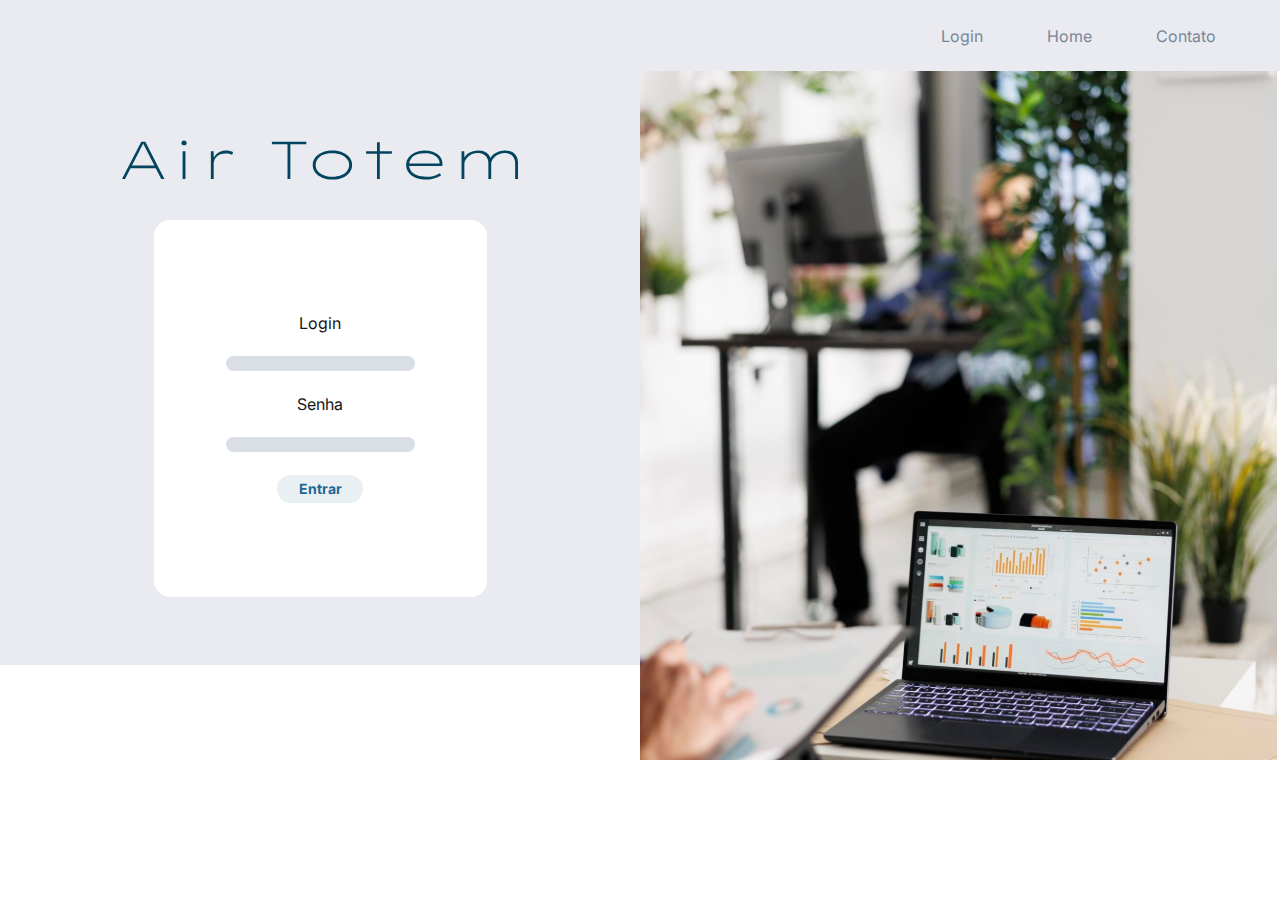
<file: HTML/TelaLogin.html>
<!DOCTYPE html>
<html lang="en">
<head>
    <meta charset="UTF-8">
    <meta name="viewport" content="width=device-width, initial-scale=1.0">
    <title>Air totem</title>
    <link rel="stylesheet" href="../CSS/login.css">
    <link rel="preconnect" href="https://fonts.googleapis.com">
    <link rel="preconnect" href="https://fonts.gstatic.com" crossorigin>
    <link href="https://fonts.googleapis.com/css2?family=Inter:wght@100..900&display=swap" rel="stylesheet">
    <link rel="icon" href="image-removebg-preview.png">
</head>
<body>
    <div class="header">
        <div class="container">
            <!-- <a href=""><img src="image-removebg-preview.png" alt=""></a> -->
            <div class="navbar">
                <ul>
                    <li class="navbarLogin"><a href="">Login</a></li>
                    <li class="navbarHome"><a href="">Home</a></li>
                    <li class="navbarContato"><a href="">Contato</a></li>
                </ul>
            </div>
        </div>
    </div>

    <div class="containerMid">

        <div class="side1">
            <img src="../Images/title.svg" alt="">
            <div class="container-boxLogin">
                <div class="entradas">
                <p class="textLogin">
                    Login
                </p>
                <input type="text" name="" id="id_inputLogin" class="inputLogin">
                <p class="textLogin">Senha</p>
                <input type="text" name="" id="id_inputPassword" class="inputLogin">
                <button onclick="entrar()" class="buttonLogin">Entrar</button>
            </div>
            

            </div>

        </div>
        
        <img src="../Images/fotoTela.svg" class="fotoTela" alt="">
       
    </div>
</body>
</html>
</file>
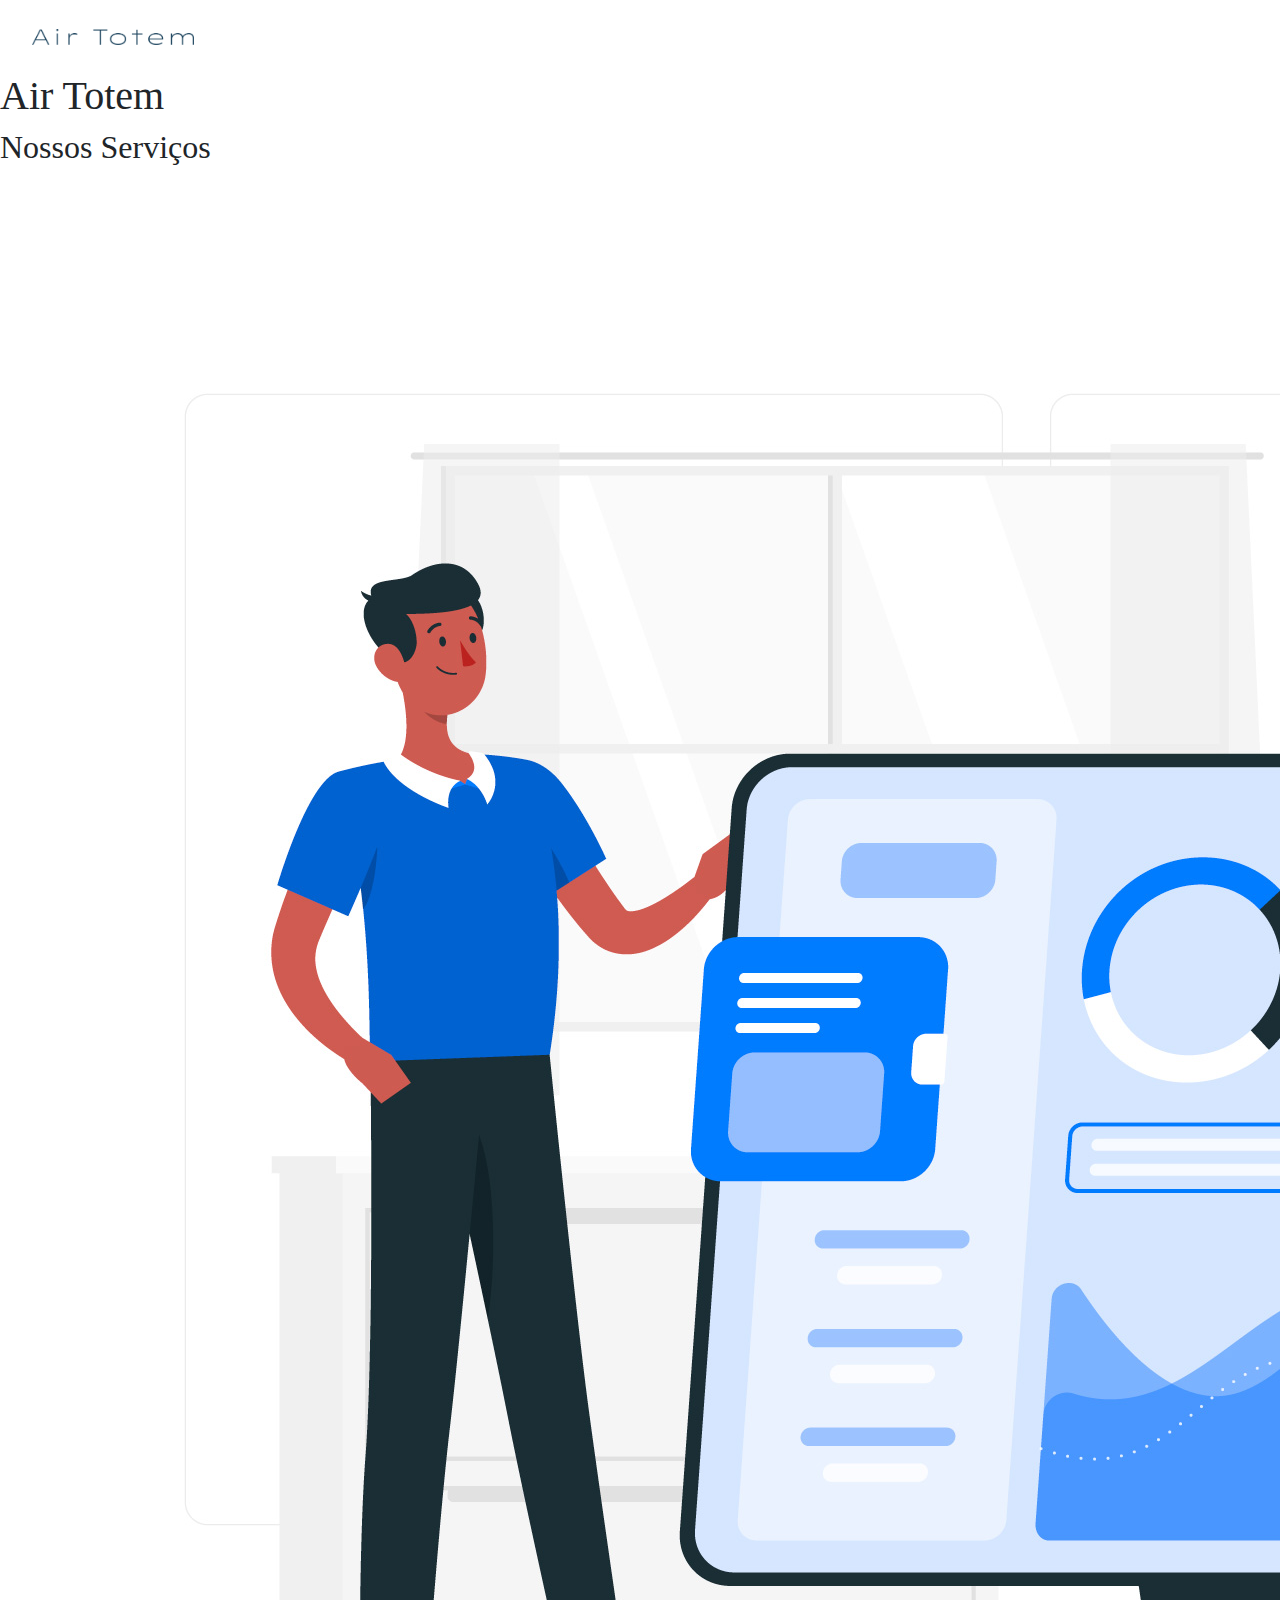
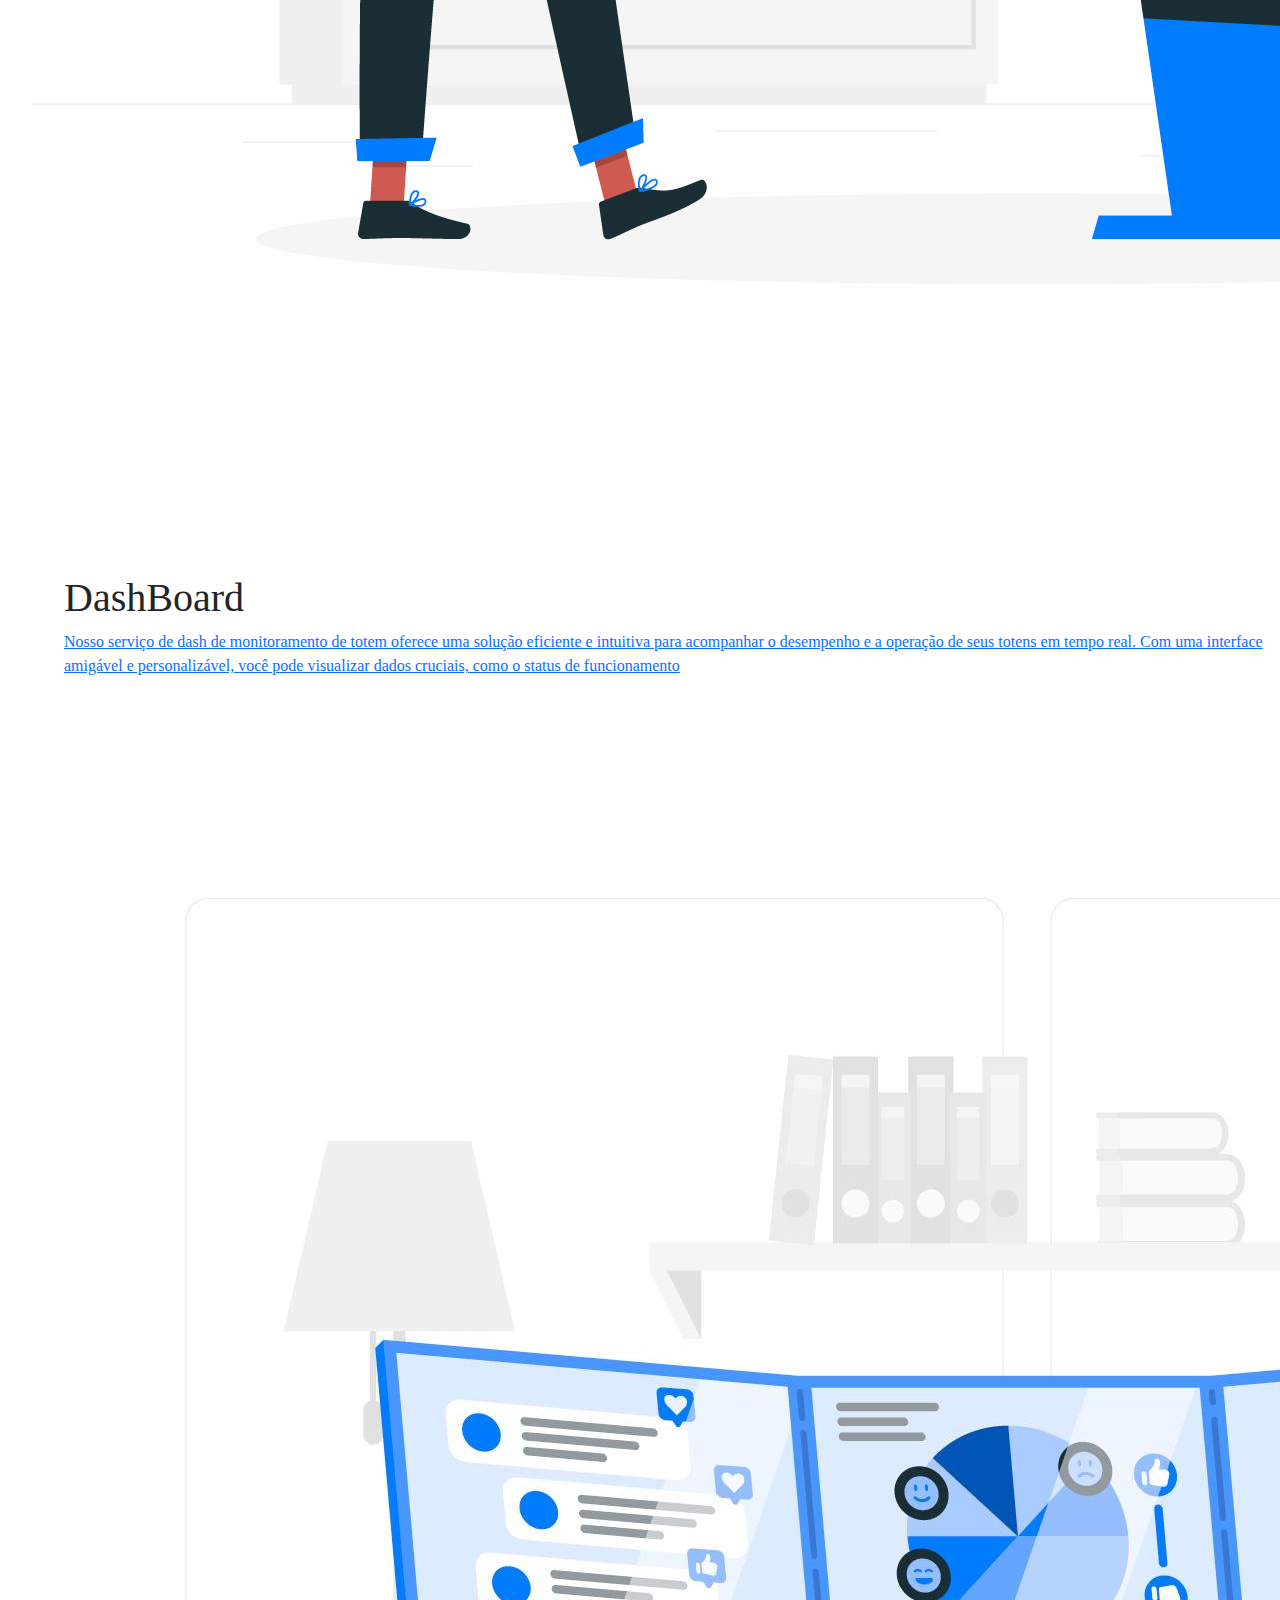
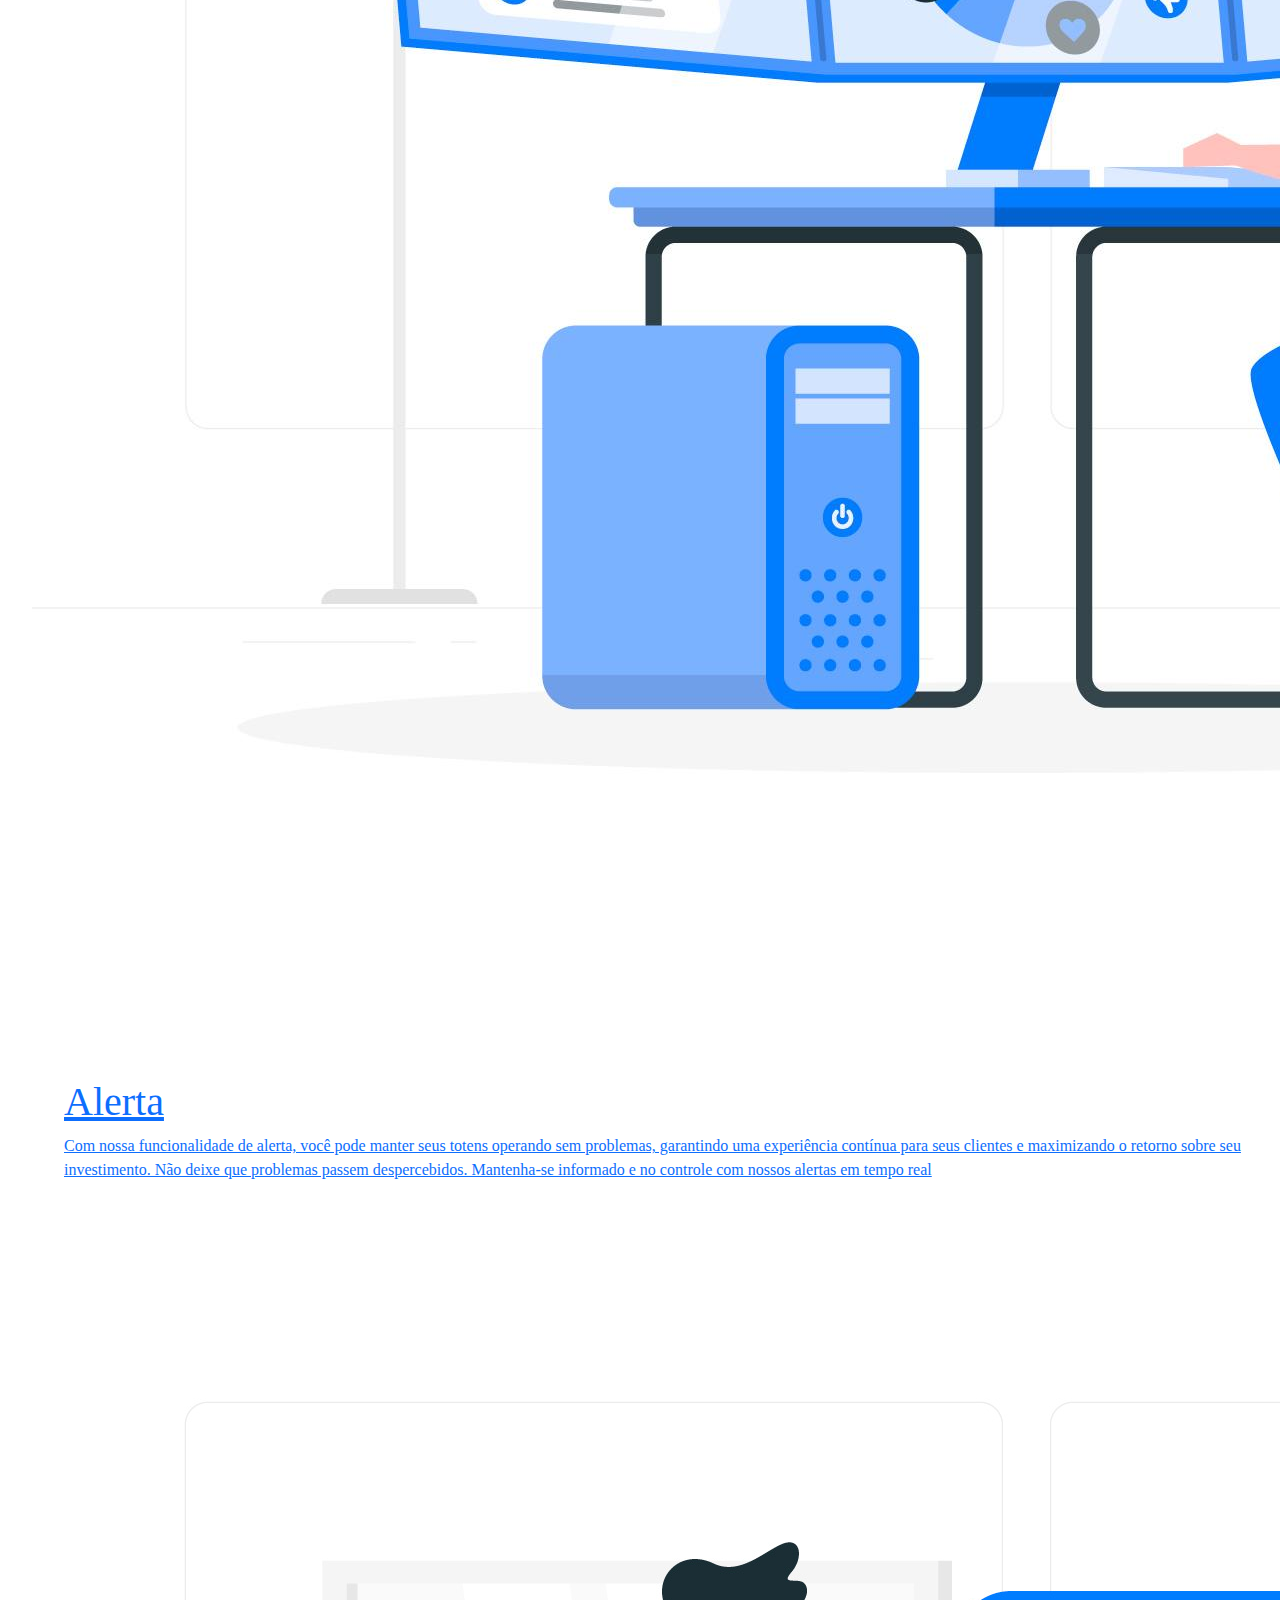
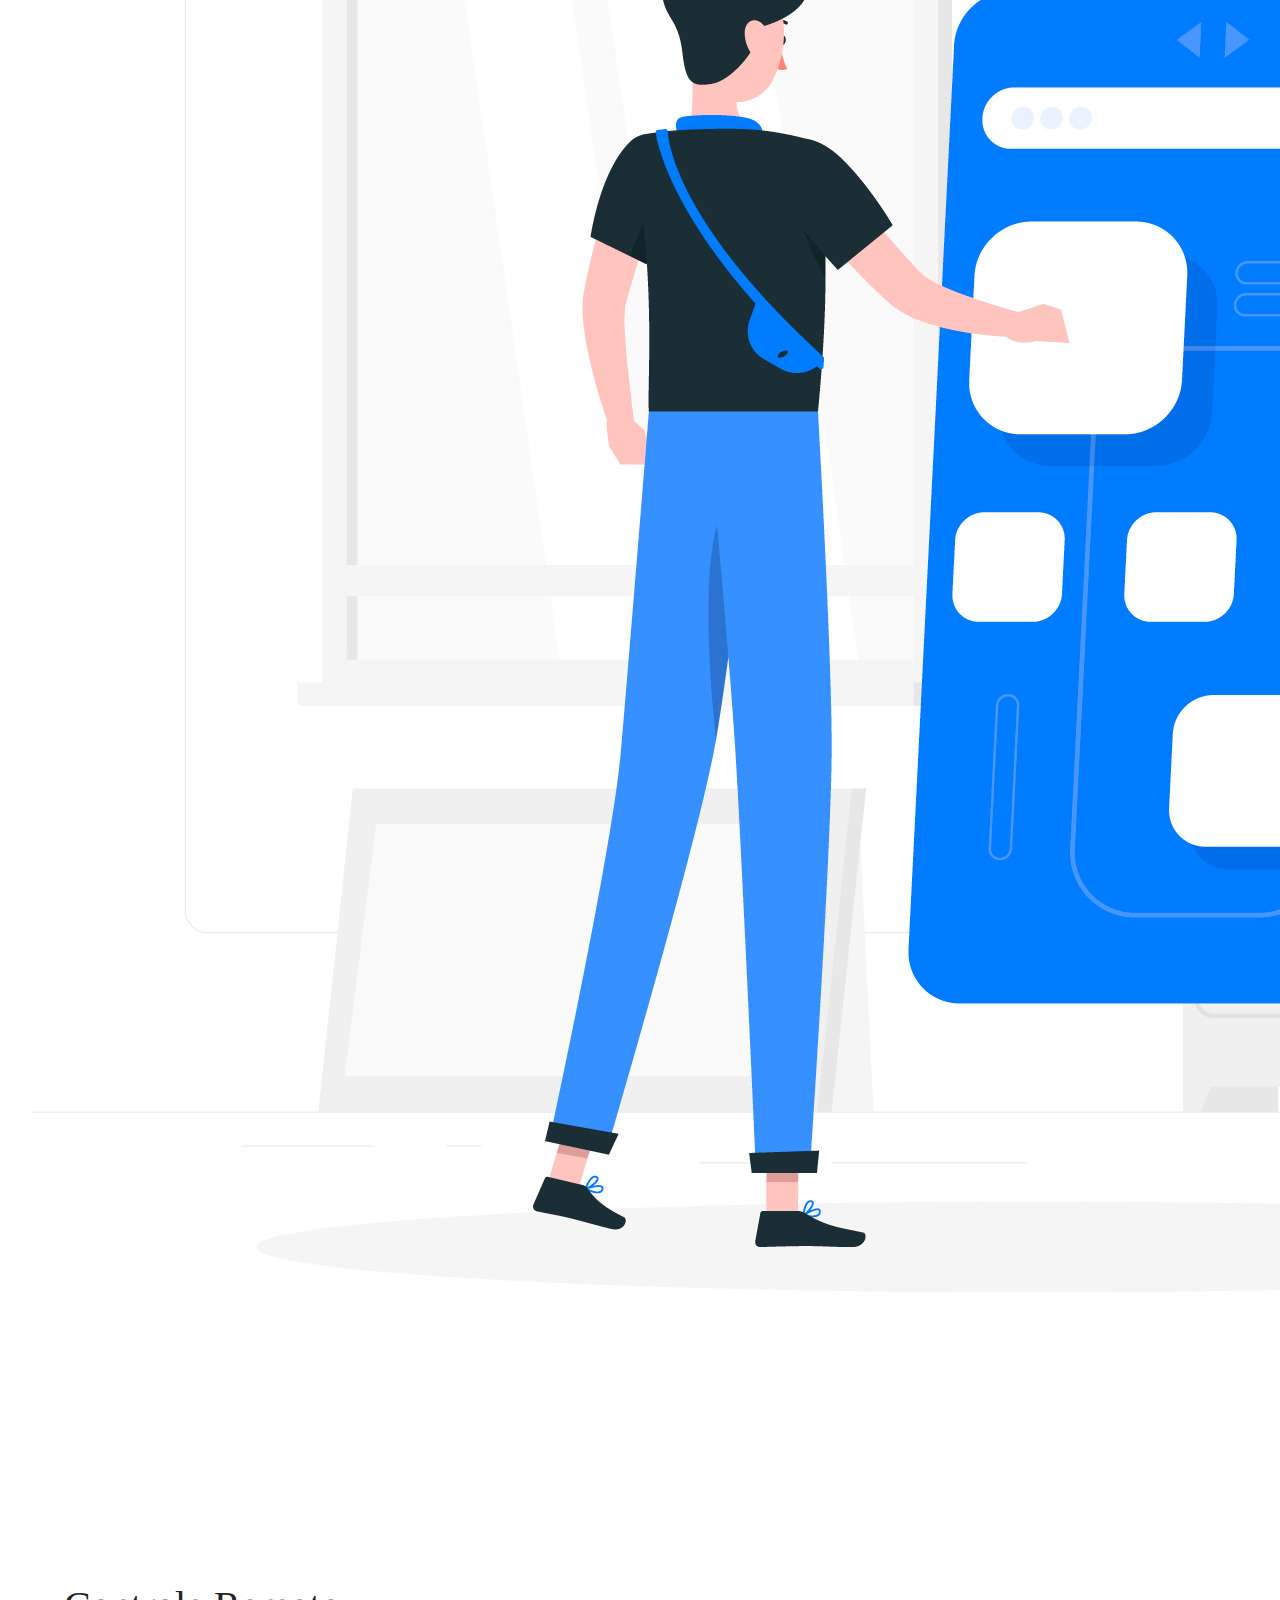
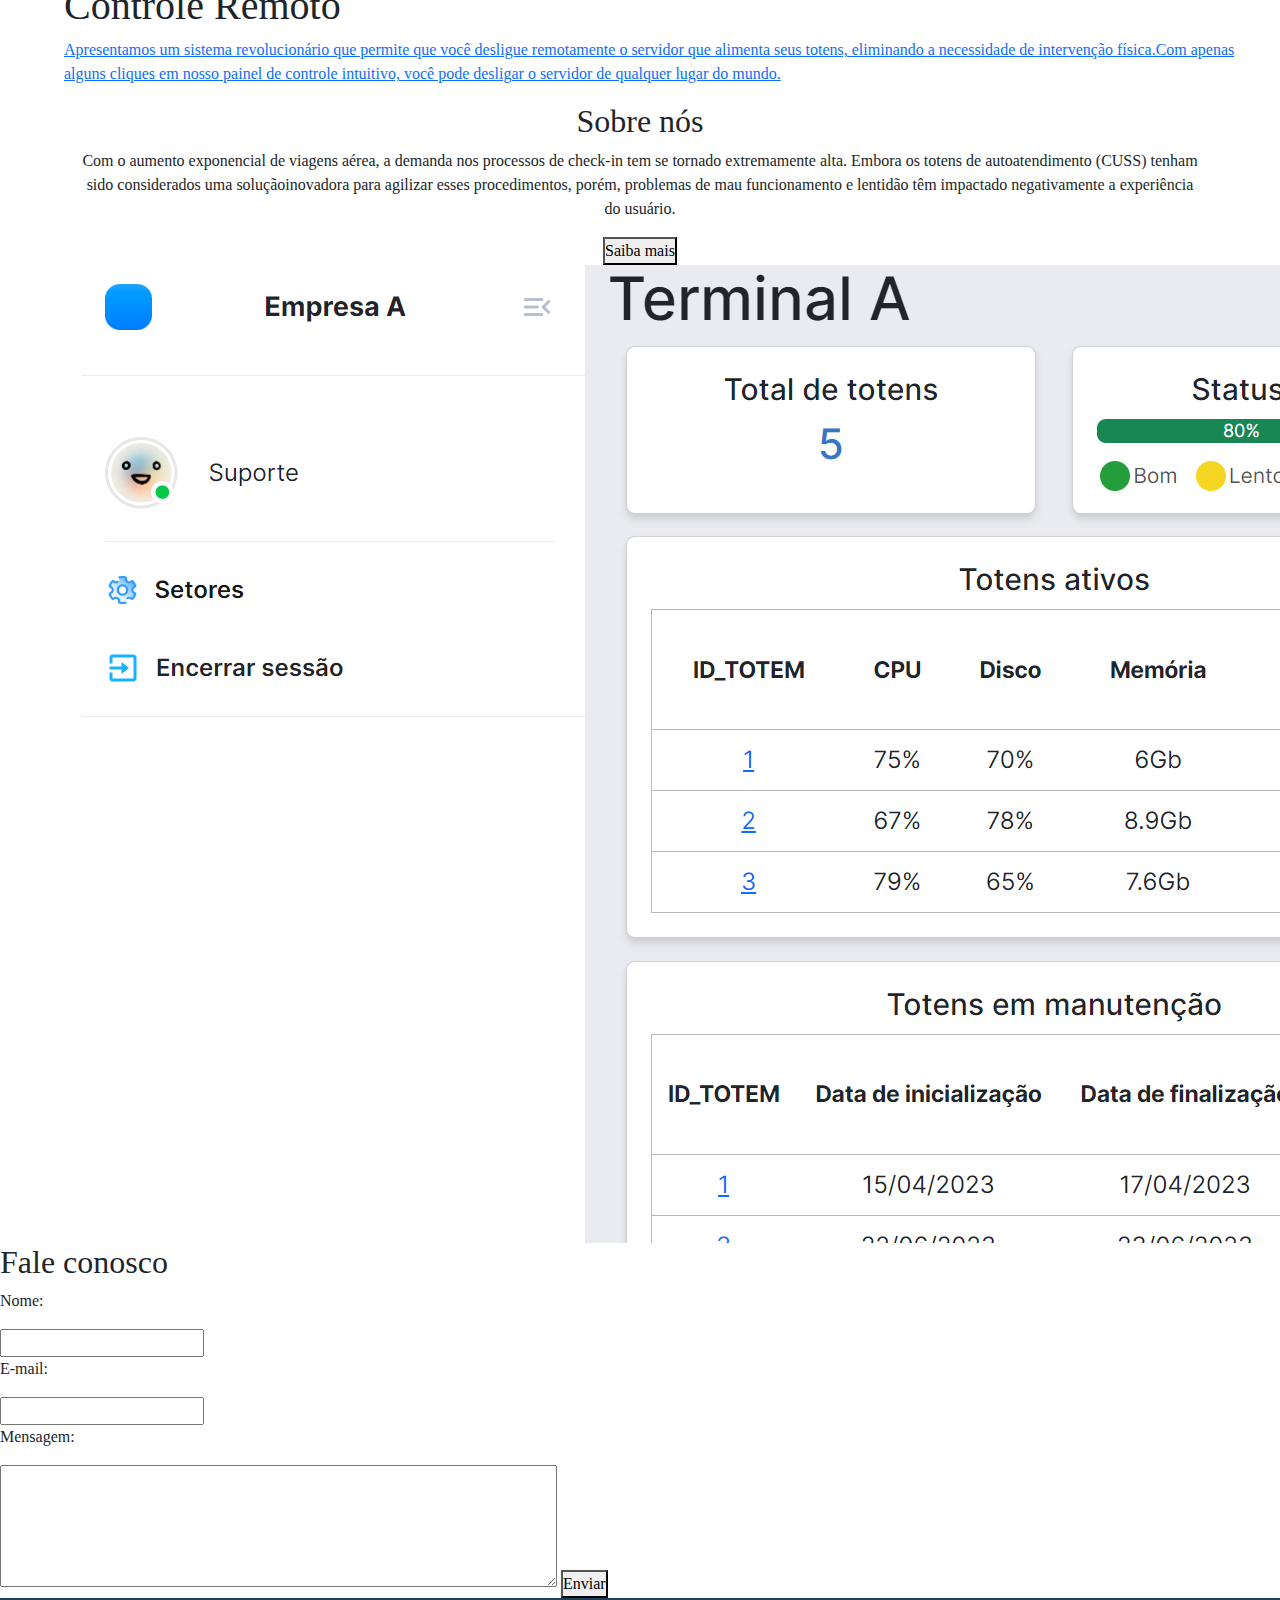
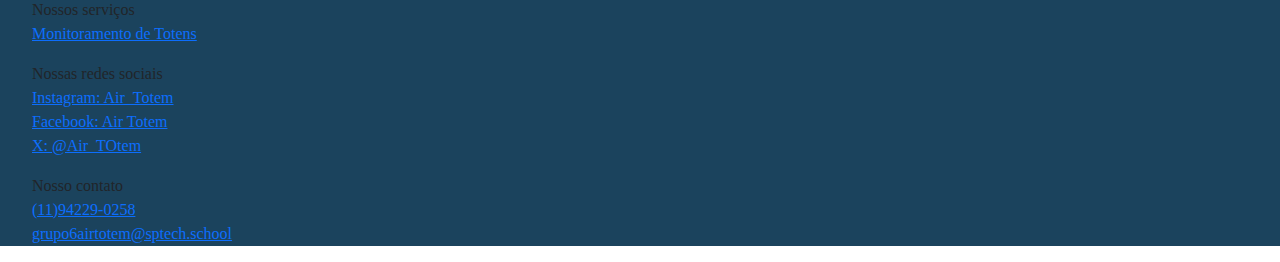
<file: public/index copy.html>
<!DOCTYPE html>
<html lang="en">
<head>
    <meta charset="UTF-8">
    <meta name="viewport" content="width=device-width, initial-scale=1.0">
    <title>Tela inicial | Air Totem</title>
    <link rel="shortcut icon" href="../assets/icon/IconAirTotem.ico.jpg">
    <link rel="stylesheet" href="./css/style-tela-incial copy.css">
    <link href="https://cdn.jsdelivr.net/npm/bootstrap@5.3.3/dist/css/bootstrap.min.css" rel="stylesheet" integrity="sha384-QWTKZyjpPEjISv5WaRU9OFeRpok6YctnYmDr5pNlyT2bRjXh0JMhjY6hW+ALEwIH" crossorigin="anonymous">
</head>
<body>
<header>
    <nav>
        <img src="assets/imgs/logo.png" alt="" class="logo">
    </nav>
</header>
<div class="hero">
    <h1>Air Totem</h1>
</div>
<section>
    <h2>Nossos Serviços</h2>

    <ul class="shop-pets">
        <li class="card-large card-light" id="sup-2">
            <div class="card-image"><img src="assets/imgs/3556960.jpg"></div>
            <ul>
                <h1>DashBoard</h1>
                <li><a href="#">Nosso serviço de dash de monitoramento de totem oferece uma solução eficiente e intuitiva para acompanhar o desempenho e a operação de seus totens em tempo real. Com uma interface amigável e personalizável, você pode visualizar dados cruciais, como o status de funcionamento</li>

                <!-- <button class="btn-outline-light">Saber mais<span class="material-symbols-outlined">
                    </span></button> -->
            </ul>
        </li>

        <li class="card-large card-dark" id="sup-1">
            <div class="card-image"><img src="assets/imgs/5057942.jpg"></div>
            <ul>
                <h1>Alerta</h1>
                <li><a href="#">Com nossa funcionalidade de alerta, você pode manter seus totens operando sem problemas, garantindo uma experiência contínua para seus clientes e maximizando o retorno sobre seu investimento. Não deixe que problemas passem despercebidos. Mantenha-se informado e no controle com nossos alertas em tempo real</a></li>
                <!-- <button class="btn-outline-dark">Saber mais<span class="material-symbols-outlined">
                    </span></button> -->
            </ul>

        </li>

        <li class="card-large card-dark" id="sup-bird">
            <div class="card-image"><img src="assets/imgs/3350438.jpg"> </div>
            <ul>
                <h1>Controle Remoto</h1>
                <li><a href="#">Apresentamos um sistema revolucionário que permite que você desligue remotamente o servidor que alimenta seus totens, eliminando a necessidade de intervenção física.Com apenas alguns cliques em nosso painel de controle intuitivo, você pode desligar o servidor de qualquer lugar do mundo.</a></li>
                <!-- <button class="btn-outline-dark">Saiba mais<span class="material-symbols-outlined">
                    </span></button> -->
            </ul>

        </li>
    </ul>
</section>

<section id="locate">
    <div class= "sobrenos">

        <div class="container text-center">
            <div class="row">
              <div class="col">
                <div class="conteudoEsquerda">
                    <h2>Sobre nós</h2>
                    <p>Com o aumento exponencial de viagens aérea, a demanda nos processos de check-in tem se tornado extremamente alta.
                        Embora os totens de autoatendimento (CUSS) tenham sido considerados uma soluçãoinovadora para agilizar esses
                        procedimentos, porém, problemas de mau funcionamento e lentidão têm impactado negativamente a experiência
                        do usuário.</p>
                    <button type="button" class="botaoSaibaMais">Saiba mais</button>
                </div>
              </div>
              <div class="col">
                <img src="assets/imgs/dashSuporteImg.png" alt="">
              </div>
            </div>
          </div>
    </div>
    <div class="div-input">
        <h2>Fale conosco</h2>
        <p>Nome: </p><input type="text" >
        <p>E-mail: </p><input type="text">
        <p>Mensagem:</p>
        <textarea name="" id="" cols="60" rows="5"></textarea>
        <div class="btn-group">
            <button class="btn-filled-dark"><span class="material-symbols-outlined">
            
            </span>Enviar</button>
        </div>
    </div>

</section>

</body>

<footer>
    <ul>
        Nossos serviços
        <li><a href="#">Monitoramento de Totens</a></li>
    </ul>
    <ul>
        Nossas redes sociais
        <li><a href="#">Instagram: Air_Totem</a></li>
        <li><a href="#">Facebook: Air Totem</a></li>
        <li><a href="#">X: @Air_TOtem</a></li>
    </ul>
    <ul>
        Nosso contato
        <li><a href="#">(11)94229-0258</a></li>
        <li><a href="#">grupo6airtotem@sptech.school</a></li>
        <!--<li><a href="#">Sobre nós</a></li>-->
    </ul>
</footer>

</html>
</file>
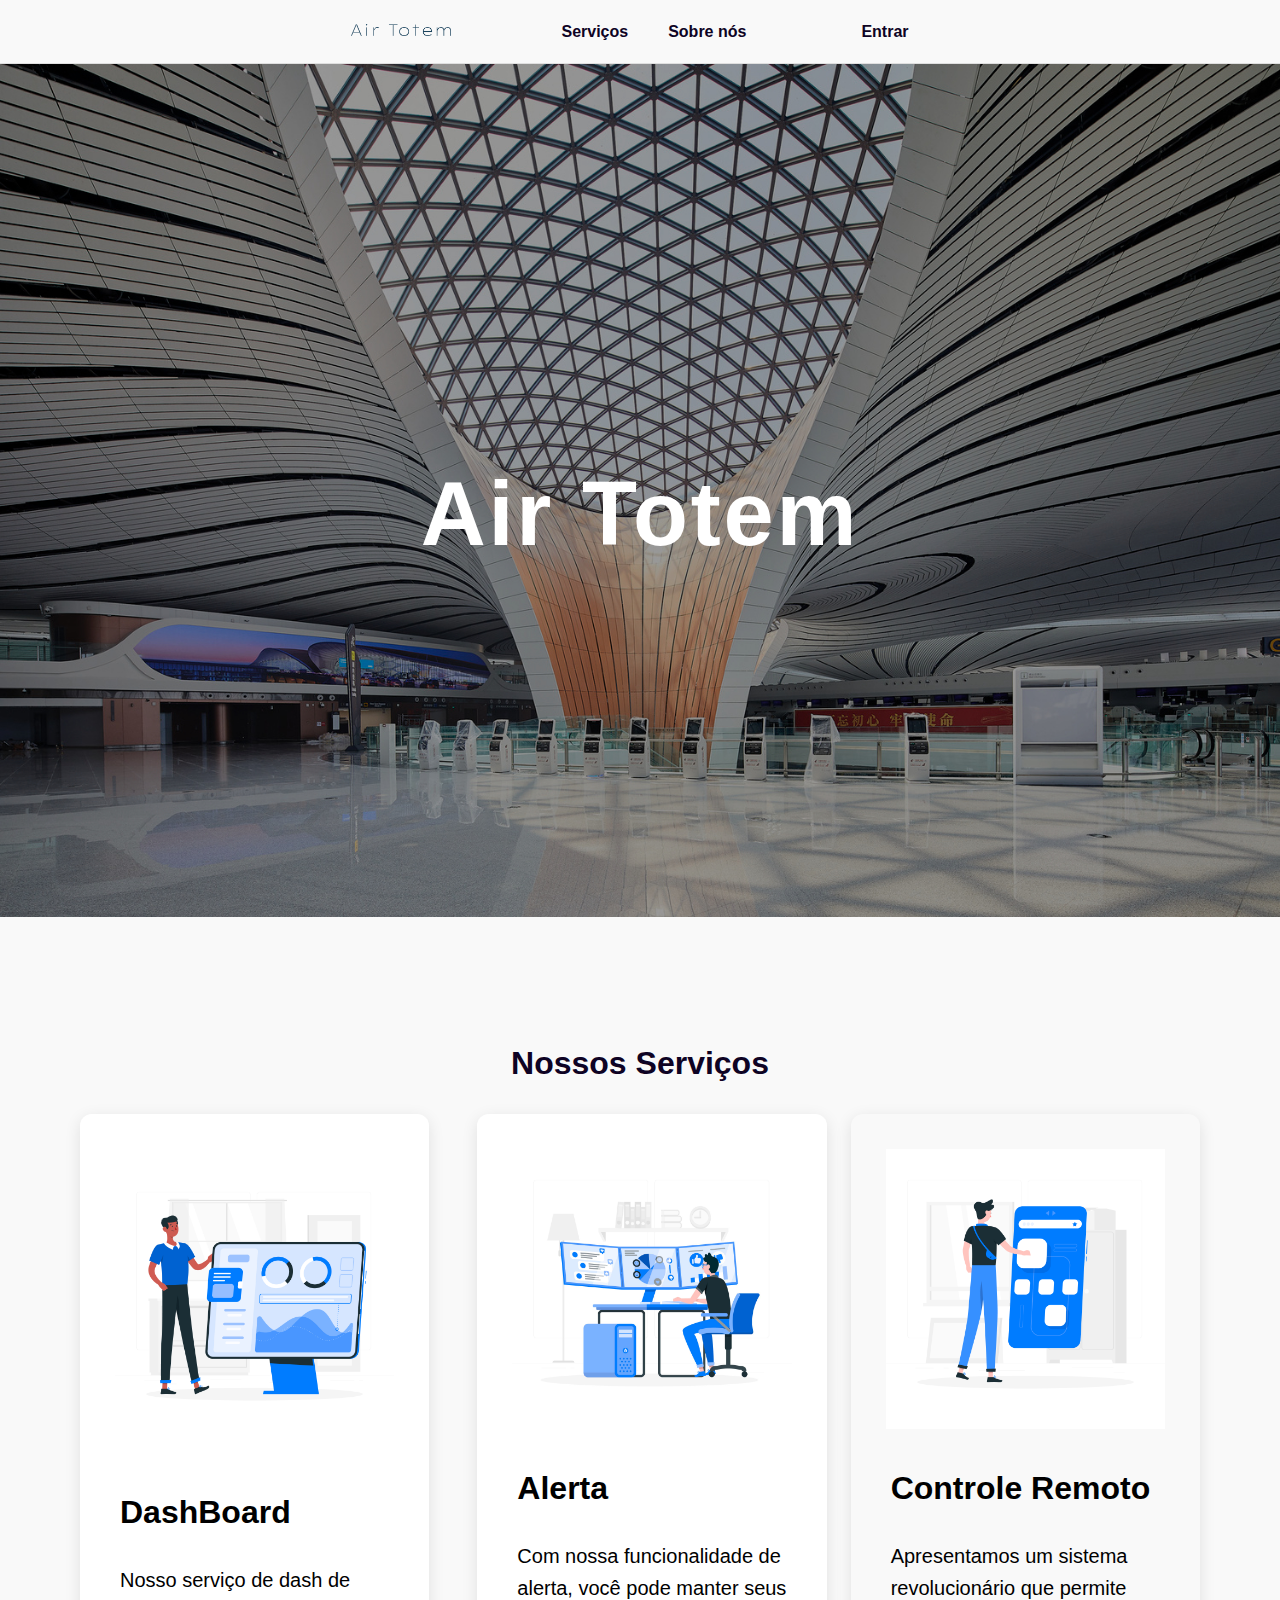
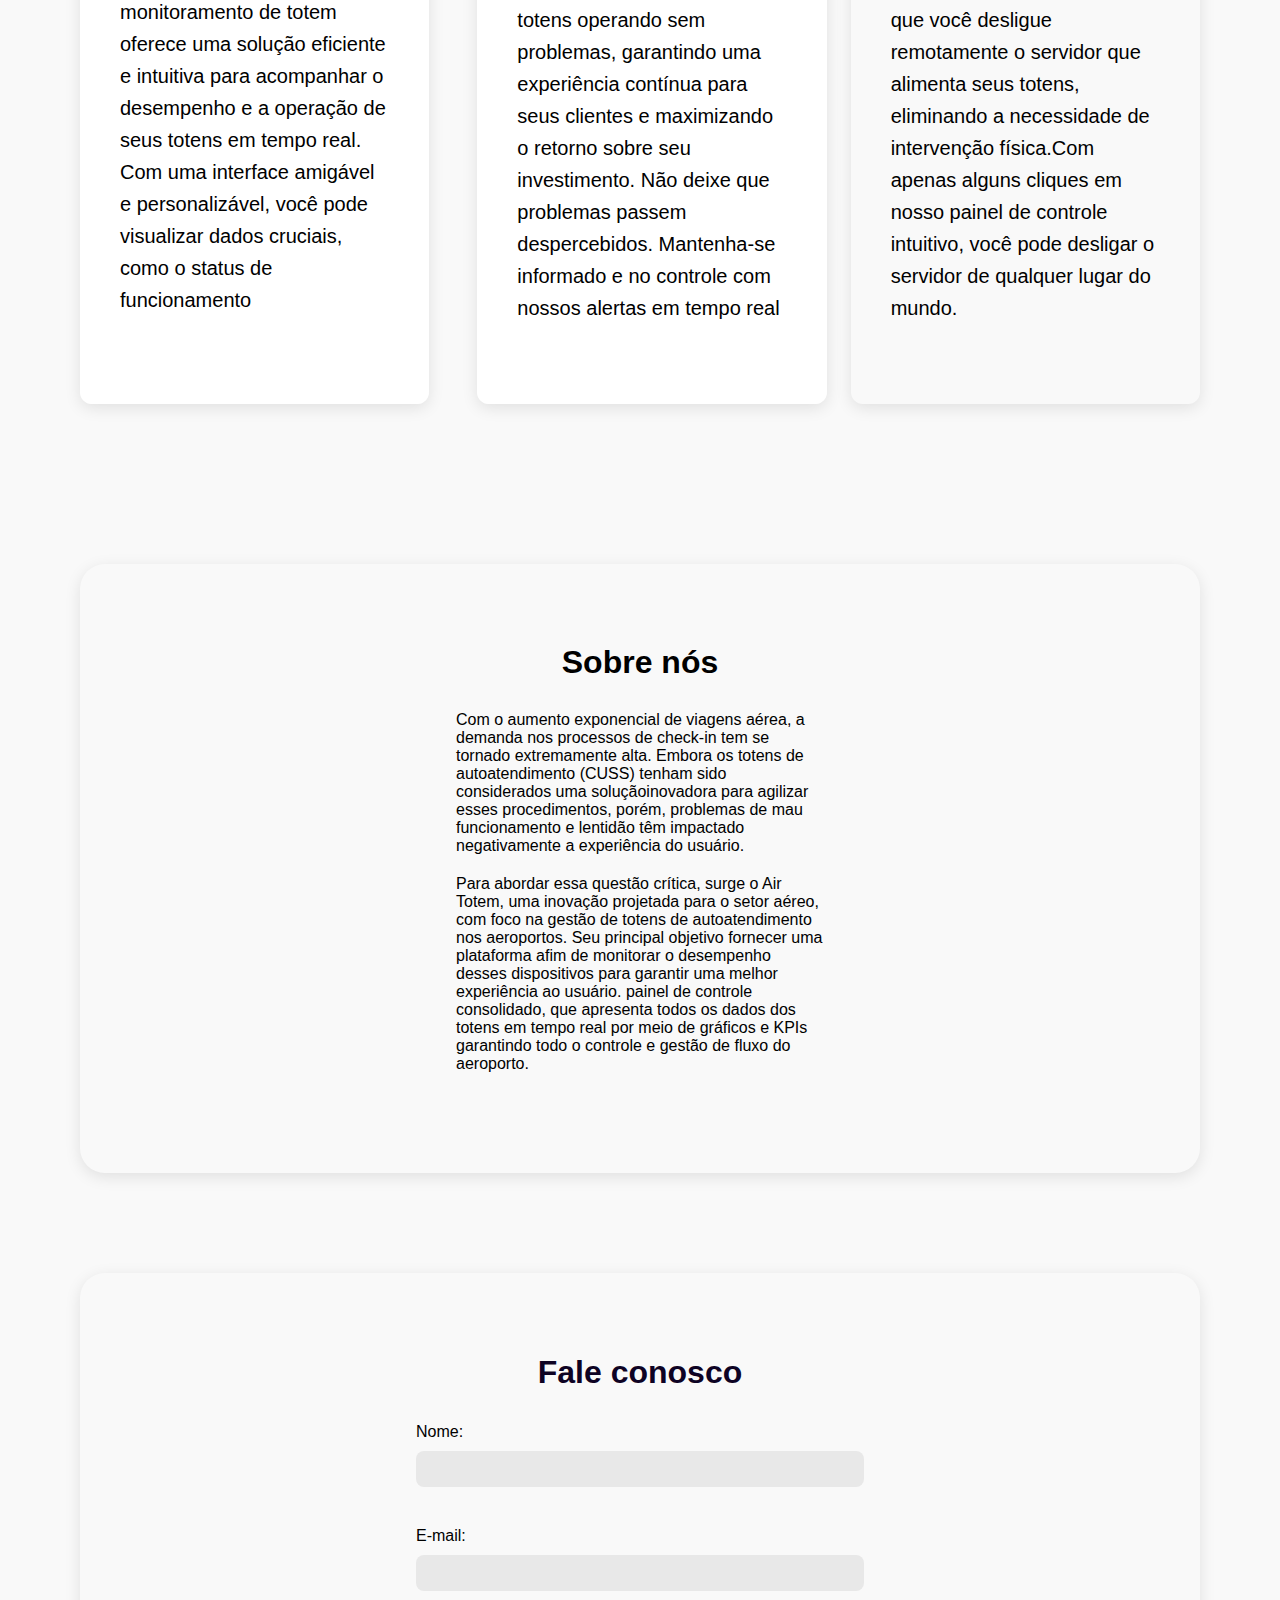
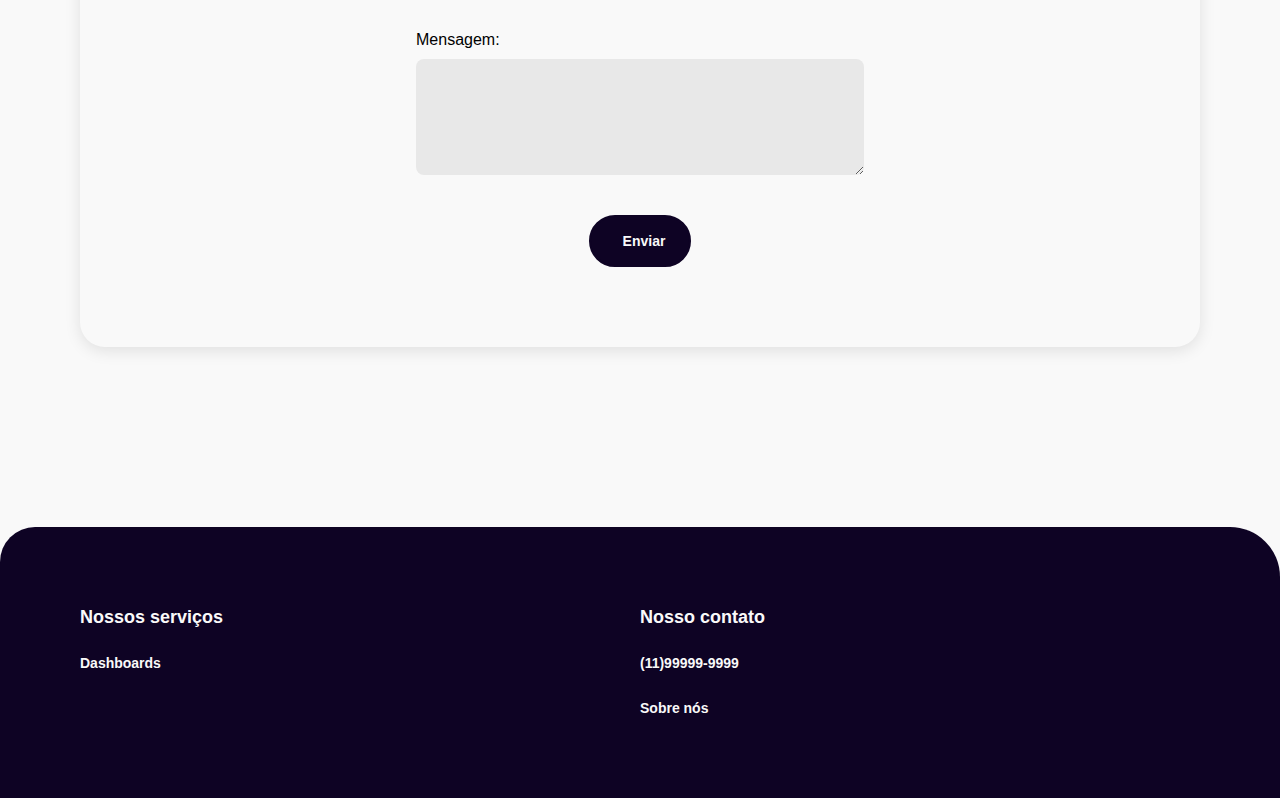
<file: Tela inicial/Tela-inicial.html>
<!DOCTYPE html>
<html lang="en">
<head>
    <meta charset="UTF-8">
    <meta name="viewport" content="width=device-width, initial-scale=1.0">
    <title>Tela inicial | Air Totem</title>
    <link rel="shortcut icon" href="Imagens/IconAirTotem.ico.jpg">
    <link rel="stylesheet" href="css/style-tela-incial.css">
</head>
<body>
<header>
    <nav>
        <ul class="navigation-menu">
            <img src="./Imagens/logo.png" alt="">
            <li><a href="#">Serviços</a>
                <ul class="subnav">
                    <li class="card-med" id="serv-groom">
                        <div class="card-image"></div>
                        <a href="#">
                            <span>Dashboard</span>
                            <span>Mais informações <span class="material-symbols-outlined">
                                </span></span>
                        </a>
                    </li>
                </ul>
            </li>
            <li>
                <a href="#">Sobre nós</a>
            </li>
            <li class="entrar">
                <a href="../Tela login/HTML/TelaLogin.html">Entrar</a>
            </li>
        </ul>
    </nav>
</header>
<div class="hero">
    <h1>Air Totem</h1>
</div>
<section>
    <h2>Nossos Serviços</h2>

    <ul class="shop-pets">
        <li class="card-large card-light" id="sup-2">
            <div class="card-image"><img src="Imagens/3556960.jpg"></div>
            <ul>
                <h1>DashBoard</h1>
                <li><a href="#">Nosso serviço de dash de monitoramento de totem oferece uma solução eficiente e intuitiva para acompanhar o desempenho e a operação de seus totens em tempo real. Com uma interface amigável e personalizável, você pode visualizar dados cruciais, como o status de funcionamento</li>

                <!-- <button class="btn-outline-light">Saber mais<span class="material-symbols-outlined">
                    </span></button> -->
            </ul>
        </li>

        <li class="card-large card-dark" id="sup-1">
            <div class="card-image"><img src="Imagens/5057942.jpg"></div>
            <ul>
                <h1>Alerta</h1>
                <li><a href="#">Com nossa funcionalidade de alerta, você pode manter seus totens operando sem problemas, garantindo uma experiência contínua para seus clientes e maximizando o retorno sobre seu investimento. Não deixe que problemas passem despercebidos. Mantenha-se informado e no controle com nossos alertas em tempo real</a></li>
                <!-- <button class="btn-outline-dark">Saber mais<span class="material-symbols-outlined">
                    </span></button> -->
            </ul>

        </li>

        <li class="card-large card-dark" id="sup-bird">
            <div class="card-image"><img src="Imagens/3350438.jpg"> </div>
            <ul>
                <h1>Controle Remoto</h1>
                <li><a href="#">Apresentamos um sistema revolucionário que permite que você desligue remotamente o servidor que alimenta seus totens, eliminando a necessidade de intervenção física.Com apenas alguns cliques em nosso painel de controle intuitivo, você pode desligar o servidor de qualquer lugar do mundo.</a></li>
                <!-- <button class="btn-outline-dark">Saiba mais<span class="material-symbols-outlined">
                    </span></button> -->
            </ul>

        </li>
    </ul>
</section>

<section id="locate">
    <div class= "sobrenos">
            <h1>Sobre nós</h1>
            <p>Com o aumento exponencial de viagens aérea, a demanda nos processos de check-in tem se tornado extremamente alta.
            Embora os totens de autoatendimento (CUSS) tenham sido considerados uma soluçãoinovadora para agilizar esses
            procedimentos, porém, problemas de mau funcionamento e lentidão têm impactado negativamente a experiência
            do usuário. </p>
            
           <p> Para abordar essa questão crítica, surge o Air Totem, uma inovação projetada para o setor aéreo, com foco na gestão
            de totens de autoatendimento nos aeroportos. Seu principal objetivo fornecer uma plataforma afim de monitorar
            o desempenho desses dispositivos para garantir uma melhor experiência ao usuário. painel de controle consolidado, que apresenta todos os dados dos totens em tempo real por meio de gráficos e KPIs garantindo todo o controle e gestão de fluxo do aeroporto.</p>
    </div>
    <div class="div-input">
        <h2>Fale conosco</h2>
        <p>Nome: </p><input type="text" >
        <p>E-mail: </p><input type="text">
        <p>Mensagem:</p>
        <textarea name="" id="" cols="60" rows="5"></textarea>
        <div class="btn-group">
            <button class="btn-filled-dark"><span class="material-symbols-outlined">
            
            </span>Enviar</button>
        </div>
    </div>

</section>

</body>

<footer>
    <ul>
        Nossos serviços
        <li><a href="#">Dashboards</a></li>
    </ul>
    <ul>
        Nosso contato
        <li><a href="#">(11)99999-9999</a></li>
        <li><a href="#">Sobre nós</a></li>
    </ul>
</footer>

</html>
</file>
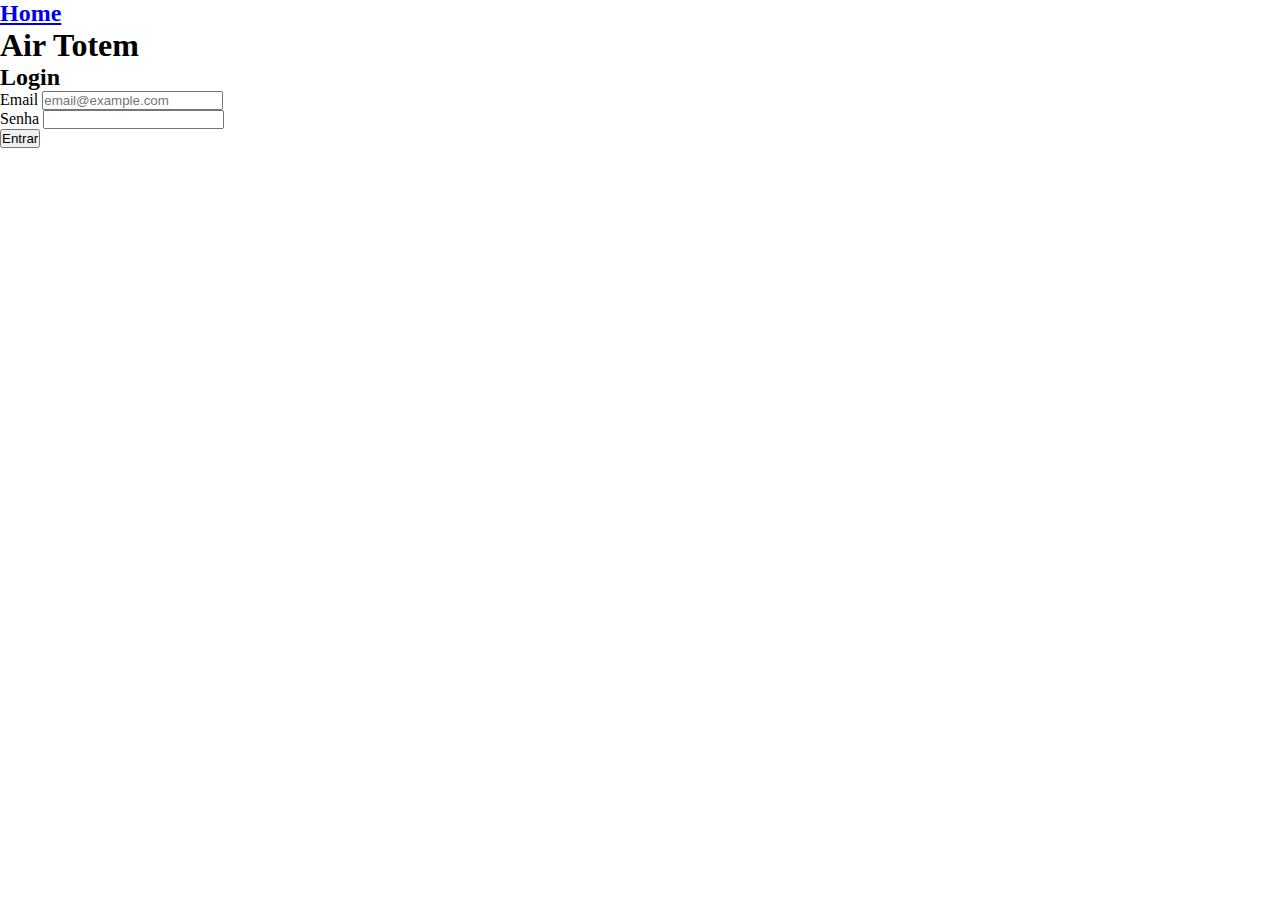
<file: Tela login/HTML/TelaLogin.html>
<!DOCTYPE html>
<html lang="en">

<head>
    <meta charset="UTF-8">
    <meta name="viewport" content="width=device-width, initial-scale=1.0">
    <title>Login | Air Totem</title>
    <link rel="stylesheet" href="../CSS/login.css">
    <link rel="shortcut icon" href="../../Tela inicial/Imagens/IconAirTotem.ico.jpg">
</head>

<body>
    <h2><a href="../../Tela inicial/Tela-inicial.html">Home</a></h2>
    <h1>Air Totem</h1>
    <form>
        <h2>Login</h2>
        <div class="row">
            <label for="email">Email</label>
            <input type="email" name="email" autocomplete="off" placeholder="email@example.com">
        </div>
        <div class="row">
            <label for="password">Senha</label>
            <input type="password" name="password">
        </div>
        <button type="submit">Entrar</button>
    </form>

</body>

</html>
</file>
<file: CSS/login.css>
*{
    margin: 0;
    padding:0;
}
:root{

    --font-texto: "Inter", sans-serif;
    --color-background:#E9EBF0; 

}


.header{

    width: 100%;
    background-color: #E9EBF0;
    height: 71px;
    text-align: justify;
    display: flex;
    justify-content: center;
}

.container{

    width: 95%;
    height: 72px;
    display: flex;
    justify-content: end;
    align-items: center;
    
}

.navbar ul{

    display: flex;
    justify-content: end;

}
.navbar li{
    display: inline;
    padding: 32px;
}
.navbar a{

    text-decoration: none;
    font-family:var(--font-texto);
    color: #7A8699;
}

.navbar a:hover{
    color: black;
    font-weight: bold;
}

.containerMid{

    width: 100%;
    height: 100%;
    display: flex;
    
}

.containerMid .side1{
    width: 50%;
    height: 594px;
    background-color: var(--color-background);
    display: flex;
    align-items: center;
    justify-content: center;
    flex-direction: column;
    gap: 40px;
    
    
}

.containerMid .side1 .container-boxLogin{
    width: 333px;
    height: 377px;
    background-color: #FFFFFF;
    border-radius: 16px;
    display: flex;
    justify-content: center;
    flex-direction: column;

}
.side1 .entradas{

    display: flex;
    flex-direction: column;
    justify-content: center;
    align-items: center;
    text-align: start;
    gap: 23px;

}

.entradas .textLogin{
    font-family: var(--font-texto);
    color: #141515;
    font-size: 16px;
}

.entradas .inputLogin{
    border-radius: 24px;
    width: Fixed (269px);
    height: Hug (25px);
    background-color: #DADEE5;
    border: 0px;
    padding-left: 10px;
    font-weight: bold;
}



.buttonLogin{

    width: 86px;
    height: 28px;
    border-radius: 16px;
    color: #1F6795;
    font-size: 14px;
    font-family: var(--font-texto);
    font-weight: bold;
    line-height: 16px;
    text-align: center;
    cursor: pointer;
    background-color: #1F67951A;
    
    border: 0px;
}

.fotoTela{
    /* background-size: cover; */
    /* max-height: 594px; */
}
</file>
<file: public/css/style-tela-incial copy.css>
* {
    padding: 0;
    margin: 0;
    text-decoration: none;
    list-style-type: none;
    font-family: Inter;
}
a {
    color: black;
}
.container{
    max-width: 1200px;
    margin: auto;
}
header{
    padding: 24px 32px ;
    display: grid;
    grid-template-columns: auto auto;
    justify-content: space-between;
    align-items: center;
}
header img{
width: 162px;
}
.nav-conteudo{
display: grid;
grid-template-columns: auto auto auto;
gap: 32px;

}
.nav-conteudo li a{
    color: #7A8699;
    font-weight: 500;
}
.banner-bg{

}
/* .banner-img img{
 width: 100%;
 height: 680px;
 object-fit: cover;
 object-position: 0px 0px;
 position: relative;
} */
.banner-img h1, .banner-img p{
    color: #fff;
    
}
.banner-img {
    max-width: 100%;
    height: 680px;
    background: url("Rectangle\ 1\ 294.png");
    background-size: cover;
}
.banner-conteudo{
    display: grid;
    align-content: center;
    padding: 305px 60px 60px 180px;
}
.banner-conteudo h1{
    font-size: 48px;
}
.banner-conteudo p{
    margin-top: 20px;
    font-size: 18px;
    max-width: 65ch;
}
.vantagem-container {
    margin-top: 74px;
    display: grid;
    grid-template-columns: 1fr 1fr 1fr 1fr;
    justify-items: center;
    
}
.vantagem-conteudo{
    width: 240px;
    background-color: #F5F6FA;
    height: 240px;
    box-shadow: 1px 5px 15px rgba(0, 0, 0, 0.1);
    display: grid;
    justify-items: center;
    align-content: center;
}
.vantagem-conteudo h2{
    font-weight: 400;
    font-size: 18px;
    text-align: center;
    color: #03233C;
    font-family: Poppins;
    align-self: end;
   
}
.vantagem-conteudo img{
    max-width: 64px;
    padding-bottom: 10px;
}
.vantagem-conteudo p {
    color: #A4A4A4;
    font-size: 14px;
    text-align: center;
}
.sobre-conteudo{
    padding: 320px 0px 160px 0px;
    display: grid;
    grid-template-columns: 2fr 1fr;
    justify-items: start;
    gap: 64px;
    align-items: center;
}
.sobre-conteudo h1{
    display: grid;
    gap: 10px;
    grid-template-columns: auto 1fr;
    align-items: center;
    margin-bottom: 32px;
    font-size: 32px;
}
.sobre-conteudo p{
    color: #585858;
    font-family: Poppins;
    padding-left: 19px;
}
.sobre-conteudo img{
    max-width: 680px;
    box-shadow: 1px 5px 15px rgba(0, 0, 0, 0.1);
}
.solucao{
    background-color: #F5F6FA;
}
.solucao-conteudo{
    display: grid;
    padding: 120px 0px 0px 0px;
    justify-items: center;
    text-align: center;
    gap: 64px;
    grid-template-columns: 1fr;
}
.solucao-conteudo h1{
    font-size: 32px;
    color:#3C3A3A;
    display: grid;
    justify-items: center;
    gap: 20px;
    
}
.solucao-conteudo img{
    max-width: 780px;
    object-fit: contain;
    /* box-shadow: 1px 5px 15px rgba(0, 0, 0, 0.1); */
    border-radius: 24px 24px 0px 0px;
    

}
.grid {
    display: grid;
    grid-template-columns: repeat(7, 160px);
    grid-template-rows: 1fr;
    height: auto;
  }
  
  .grid .img_bottom {
    grid-column: 1 / span 4;
    grid-row: 1;
    padding: 0% 0 20% 0;
  }
  
  .grid .img_top {
    grid-column: 3 / span 4;
    grid-row: 1;
    padding: 20% 0 20% 0;
    z-index: 1;
  }
  
  .grid .img img {
    width: 100%;
    box-shadow: 0px 0px 12px rgba(0, 0, 0, 0.4);
    border-radius: 12px;
  }
.solucoes{
    display: grid;
    grid-template-columns: 1fr 1fr;
    justify-content: center;
}
.solucoes-2 {
    z-index: 1;
    max-width: 915px;
}

.solucoes-1{
    position: relative;
    right: 80px;
    margin-top: 30px ;
    max-width: 880px;
}

footer{
    background-color: #1B435D;
}
.contato-conteudo{
    display: grid;
   
    padding: 120px 120px 120px 120px;
}
.contato-conteudo h1{
    margin-bottom: 42px;
    font-size:  36px;
    text-align: center;
    display: grid;
    justify-items: center;
    gap: 12px;
}
.contato-conteudo span, .solucao-conteudo span{
    height: 4px;
    width: 140px;
    background-color: #1B435D;
    border-radius: 8px;
}
.contato-itens{
    padding: 0px 260px 0px 260px;
    justify-content: start;
    font-size: 16px;
    font-weight: 600;
    color: #03233C;
}
.contato-itens p{
    margin-bottom: 8px;
}
.contato-itens input, .contato-itens textarea {
    width: 100%;
    padding: 12px;
    margin-bottom: 24px;
    border: 1px  solid #e6e7ea;
    background-color: #f5f5f5;
    border-radius: 8px;
}
.contato-itens button{
    font-weight: 500;
    padding: 12px;
    border: none;
    background-color: #1B435D;
    color: #fff;
    font-family: Poppins;
}
.footer-conteudo {
color: #a0b1be;
text-align: center;
padding: 24px 0px 24px 0px;
}
</file>
<file: Tela inicial/css/style-tela-incial.css>
:root {
    --text-01: #0e0324;
    --light-01: #F9F9F9;
    --light-02: #FFFFFF;
    --brand-01: #1e0065;
    --card-hover: 0px 4px 44px rgba(0, 0, 0, 0.15);
    --card-shadow: 0px 4px 16px rgba(0, 0, 0, 0.1);
    --hover-timing: all 0.2s ease;
    --nav-card-size: 240px;

    -webkit-font-smoothing: antialiased;
    font-smoothing: antialiased;
    scroll-behavior: smooth;

}

* {
    box-sizing: border-box;
    padding: 0;
    margin: 0;
}

body {
    font-family: 'Poppins', sans-serif;
    font-weight: 500;
    transition: var(--hover-timing);

    background: var(--light-01);
	
	width: 100vw;
	overflow-x: hidden;

}

header {
    /*    width: 100%;*/
    height: auto;
    position: sticky;
    top: 0;
    /*    border: 1px solid red;*/
    z-index: 100;
}

nav {
    color: var(--text-01);
    font-weight: 600;
    height: 64px;
    background: var(--light-01);
    display: flex;
    flex-direction: row;
    align-items: center;
    justify-content: space-between;
    padding: 0 var(--pg-margin);
    border-bottom: 1px solid rgba(0, 0, 0, 0.1);
    z-index: 100;
}

nav ul.navigation-menu {
    display: flex;
    flex-direction: row;
    flex: 1;
    justify-content: center;
    position: relative;
    top: 0;
}

nav .navigation-menu a {
    font-size: 16px;
    text-decoration: none;
    color: var(--text-01);

}

nav .navigation-menu > li {
    display: flex;
    flex-direction: column;
    align-items: center;
    /*    justify-items: center;*/
}

nav .navigation-menu > li > a {
    position: relative;
    /*    border: 1px solid purple;*/
    padding: 0 20px;
    height: 64px;
    display: flex;
    align-items: center;
    justify-items: center;
}

nav .navigation-menu > li:hover ul.subnav {
    visibility: visible;
    opacity: 1;
    top: 64px;

}


nav .navigation-menu > li > ul.subnav {
    /*    border: 1px solid green;*/
    visibility: hidden;
    position: absolute;
    display: flex;
    flex-direction: row;
    top: 66px;
    background: var(--light-01);
    box-shadow: var(--card-hover);
    border-radius: 12px;
    opacity: 0;
    transition: var(--hover-timing);
}


nav > #utility {
    display: flex;
    flex-direction: row;
    align-items: center;
    grid-gap: 16px;
}



.card-large,
.card-med {
    /*    border: 1px solid orange;*/
    flex: 1;
    /*    width: var(--nav-card-size);*/

    position: relative;
    display: flex;
    flex-direction: column;
    /*    padding: 24px;*/
    transition: var(--hover-timing);
    cursor: pointer;
}


.card-large {
    box-shadow: var(--card-shadow);
    border-radius: 12px;
    overflow: hidden;
    /*    padding-bottom: 32px;*/
}



.card-large:hover {
    box-shadow: var(--card-hover);
    transform: scale(1.01);
}

.card-med:hover .card-image {
    transform: scale(1.01);
}


.card-image {
    width: 100%;
    height: 100%;
    aspect-ratio: 1/1;
    position: relative;
    border-radius: 12px;
    overflow: hidden;
    display: flex;
    align-items: center;
    justify-content: center;
    transition: var(--hover-timing);
}

.card-large > .card-image {
    aspect-ratio: 3/2;
}

.card-image > img {
    width: 100%;
    height: 100%;
    position: absolute;
    object-fit: contain;
}

.card-large a {
    text-decoration: none;
    font-weight: 600;
}

.card-large > .card-image > a {
    position: absolute;
    bottom: 0;
    z-index: 1;
    width: 100%;
    font-size: 24px;
    line-height: 1.2;
}




.card-large > ul {
    /*    padding: 16px 0 24px;*/
    display: flex;
    flex-direction: column;
    grid-gap: 8px;
    flex: 1;
    /*    border: 1px solid blue;*/

    color: var(--text-01);

    padding: 0 40px 40px;
    font-size: 28px;
    font-weight: 600;
    line-height: 1.5;
}



.card-large > ul > li a {
    line-height: 32px;
    font-size: 14px;
    /*    border: 1px solid red;*/
}


.card-large#sup-2,
.card-med#sup-2 > .card-image {
    background: linear-gradient(45deg, rgb(255, 255, 255) 0%, #ffffff 100%);
}


button.btn-outline {
    color: var(--light-01);
    border-color: var(--light-01);
}


.card-large#sup-1,
.card-med#sup-1 > .card-image {
    background: linear-gradient(45deg, #ffffff 0%, #ffffff 100%);
}




.card-large.card-dark a,
.card-large.card-dark > ul {
    color: black;
    font-weight: 500;
    font-size: 20px;
    list-style: none;
}
.card-large.card-dark h1{
    font-size: 32px;
    margin-bottom: 20px;
}


.card-large.card-light a,
.card-large.card-light > ul {
    color: black;
    font-weight: 500;
    font-size: 20px;
    list-style: none;
}

.card-large.card-light h1{
    font-size: 32px;
    margin-bottom: 20px;
}

.navigation-menu img{
    width: 100px;
    height: 12px;
    margin: 24px 90px 0 0;
}



button {
    font-size: 14px;
    font-weight: 600;
    line-height: 24px;
    padding: 12px 24px;
    border-radius: 48px;
    display: flex;
    flex-direction: row;
    grid-gap: 8px;
    justify-content: center;
    align-items: center;
    cursor: pointer;
}



button.btn-outline-light {
    color: var(--text-01);
    background: none;
    color: var(--text-01);
    border: 2px solid var(--text-01);
}

button.btn-outline-dark {
    color: var(--text-01);
    background: none;
    color: var(--text-01);
    border: 2px solid var(--text-01);
}

button.btn-filled-dark {
    color: var(--light-01);
    background: var(--text-01);
    color: var(--light-01);
    border: 2px solid var(--text-01);
}

.btn-outline-dark:hover {
    background: var(--text-01);
    border: 2px solid var(--text-01);
}

.btn-outline-light:hover {
    background: var(--text-01);
    border: 2px solid var(--text-01);
}


button:hover,
.btn-outline-dark.btn-hover-color:hover {
    color: var(--light-01);
    border: 2px solid var(--brand-01);
    background: var(--brand-01);
    transition: var(--hover-timing);
    box-shadow: var(--card-hover);
}


section,
footer {
    position: relative;
    width: 100%;
    padding: 0 var(--pg-margin);
}




.hero {
    /* width: 100%; */
    height: 900px;
    background: url(../Imagens/Aeroporto.jpg) no-repeat;
    background-size: 100%;

    /* opacity: 80%; */

    display: flex;
    justify-content: center;
    align-items: center;
}

.btn-group {
    display: flex;
    flex-direction: row;
    grid-gap: 16px;
}

.hero h1 {
    font-size: 90px;
    font-weight: 600;
    line-height: 1.2;
    width: 40%;

    letter-spacing: 2.8px;

    opacity: 100%;

    display: flex;
    justify-content: center;

    color: #ffffff;

    text-shadow: #1e0065;
}

.entrar{
    margin-left: 75px;
}

.div-input input{
    margin: 10px 0 10px 0;
    width: fit-content;
}

/* .div-input textarea{
    margin: 10px 0 15px 0;
    width: fit-content;
} */


section:not(.hero) {
    padding: calc(var(--pg-margin)/2) var(--pg-margin);
}

section h2 {
    font-size: 32px;
    font-weight: 600;
    line-height: 1.2;
    text-align: center;
    color: var(--text-01);
    margin-bottom: 32px;
    /*    padding-bottom: 24px;*/
}
#locate .sobrenos{
    margin-bottom: 100px;
}
#locate .sobrenos p{
    margin-bottom: 20px;
}

#locate .sobrenos h1{
    margin-bottom: 30px;
}

.card-wide {
    flex-direction: row;
    padding: 0;
}

.card-wide .card-image {
    width: 50%;
    border-radius: 0;
}

.card-image img {
    width: 80%;
    height: 80%;
}

.card-wide > ul {
    padding: 40px;
}

.card-wide > ul > li {
    width: 100%;
    display: flex;
    flex-direction: row;
    justify-content: space-between;
    grid-gap: 24px;
    margin-bottom: 16px;
}


.card-wide .subtitle {
    font-size: 14px;
    line-height: 1.4;
    font-weight: 500;
    /*    margin-top: 8px;*/
    margin-bottom: 24px;
}

.card-wide > ul > li span {
    font-size: 16px;
}

.card-large > ul > li:last-of-type {
    margin-bottom: 40px;
}


.card-large button {
    margin-top: auto;
}

#locate > div {
    background: var(--brand-02);
    display: flex;
    flex-direction: column;
    justify-content: center;
    align-items: center;
    padding: 80px 0;
    border-radius: 25px;
    box-shadow: var(--card-shadow);
    transition: var(--hover-timing);
    cursor: pointer;
}

#locate > div:hover {
    box-shadow: var(--card-hover);

}

#locate h2 {
    margin-top: 0;
}

#locate input, textarea{
    line-height: 1.5;
    margin-bottom: 40px;
    width: 50%;
    
    border-radius: 8px;
    border-style: none;

    background-color: #e8e8e8;
    color: rgb(14, 14, 14);

    outline: none;

    padding: 8px 4px;
}

#locate textarea{
    margin-top: 10px;
}

.btn-group {
    display: flex;
    flex-direction: row;
    grid-gap: 16px;
}

footer {
    background: var(--text-01);
    padding: 80px 80px 0px;
    margin-top: 100px;
    display: flex;

    border-radius: 35px 50px 0 0;
}



footer ul {
    display: flex;
    flex-direction: column;
    grid-gap: 24px;
    box-shadow: none;
    flex: 1;
    color: var(--light-01);
    font-size: 18px;
    font-weight: 600;
    margin-bottom: 80px;
    list-style: none;
    
}


footer ul li a {
    color: var(--light-01);
    text-decoration: none;
    font-size: 14px;
}


footer ul li {
    color: var(--light-01);
    padding: 0;

}



@media only screen and (max-width: 600px) {
    :root {
        --pg-margin: 16px;
    }

    .hero {
        aspect-ratio: 1/1;
        padding-top: 64px;
        height: auto;
    }

    .hero h1 {
        --hero-text: 12px;
        width: 80%;
        font-size: 50px;
    }

    .hero {
        background-size: 100%;
        background-position: 360% 60%;
    }

    .entrar{
        margin-left: 8px;
    }

    .navigation-menu img{
        margin: 24px 0 0;
    }

    .sobrenos p{
        padding: 0 40px;
    }

    nav {
        position: relative;
    }

    nav ul.navigation-menu {
        position: absolute;
        position: absolute;
        top: 64px;
        background: var(--light-01);
        left: 0;
        z-index: -1;
        width: 100vw;
    }

    nav ul.navigation-menu li a {
        font-size: 10px;
        /*        padding: 0 12px;*/
        white-space: nowrap;
    }

    nav ul.navigation-menu .subnav {
        display: none;
    }

    nav ul.navigation-menu > li:hover .subnav {
        display: none;
    }


    .btn-group {
        flex-direction: column;
    }

    .shop-pets,
    .services {
        display: flex;
        flex-direction: column;
        grid-gap: 24px;
        width: 100%;
    }

    .services > li {
        display: flex;
        flex-direction: column;
    }

    .services > li > .card-image {
        width: 100%;
    }

    section:not(.hero) {
        padding: var(--pg-margin);
    }

    #locate input {

        width: 80%;
    }

    footer {
        flex-direction: column;
        text-align: center;
    }
}

@media only screen and (min-width: 600px) {
    :root {
        --pg-margin: 24px;
    }

    div.hero h1 {
        --hero-text: 10px;
        width: 60%;
        
    }

    section.hero {
        aspect-ratio: 3/2;
        background-size: 50%;
        background-position: 90% 70%;
        padding-top: 64px;

    }

    nav {
        position: relative;

    }

    .sobrenos p{
        padding: 0 40px;
    }

    nav ul.navigation-menu {
        position: absolute;
        top: 64px;
        background: var(--light-01);
        left: 0;
        z-index: -1;
        width: 100vw;
    }

    nav ul.navigation-menu li a {
        font-size: 16px;
        white-space: nowrap;
    }

    nav ul.navigation-menu .subnav {
        display: none;
    }

    nav ul.navigation-menu > li:hover .subnav {
        display: none;
    }

    .btn-group {
        display: flex;
        flex-direction: column;
    }

    .services {
        display: flex;
        flex-direction: column;
        grid-gap: 24px;
    }

    section:not(.hero) {
        padding: var(--pg-margin);
    }

    #locate input{

        width: 60%;
    }

    footer {
        flex-direction: column;
        text-align: center;
    }
}

@media only screen and (min-width: 1200px) {
    :root {
        --pg-margin: 48px;
    }

    section.hero h1 {
        --hero-text: 48px;
    }

    section.hero {
        aspect-ratio: 2/1;

    }

    .btn-group {
        flex-direction: row;
    }

    .services {
        display: flex;
        flex-direction: row;
        grid-gap: 24px;
    }

    .sobrenos p{
        padding: 0 40px;
    }

    ul.subnav {
        display: grid;
        grid-template-columns: 1fr 1fr;
        grid-row: auto auto;
        grid-column-gap: 24px;
        grid-row-gap: 24px;
        padding: 48px;
    }


    nav ul.navigation-menu {
        top: 0;
        z-index: 1;
        background: none;
        width: auto;
        position: relative;
    }

    nav ul.navigation-menu .subnav {
        display: flex;
    }

    nav ul.navigation-menu > li:hover .subnav {
        display: flex;
    }

    #locate input, 
    textarea{

        width: 40%;
    }

    footer {
        flex-direction: row;
        text-align: left;

    }
}

/* Extra large devices (large laptops and desktops, 1200px and up) */
@media only screen and (min-width: 1200px) {
    :root {
        --pg-margin: 80px;
    }

    section.hero h1 {
        --hero-text: 56px;
    }

    nav .navigation-menu > li > ul.subnav {
        padding: 48px;
        grid-gap: 24px;
    }

    section.hero {
        aspect-ratio: 3/1;
        background-size: 30%;
        background-position: 90% 60%;
    }

    .sobrenos p{
        padding: 0 40px;
    }

    .shop-pets,
    .services {
        display: flex;
        flex-direction: row;
        grid-gap: 24px;
    }

    nav ul.navigation-menu {
        top: 0;
        z-index: 1;
        background: none;
        width: auto;
        position: relative;
    }

    ul.subnav {
        display: grid;
        grid-template-columns: 1fr 1fr;
        grid-row: auto auto;
        grid-column-gap: 24px;
        grid-row-gap: 24px;
        padding: 48px;
    }

    nav ul.navigation-menu > li:hover .subnav {
        display: grid;
    }

    #locate p {

        width: 40%;
    }

    footer {
        flex-direction: row;
        text-align: left;

    }

}
</file>
<file: Tela login/CSS/login.css>
*{
    margin: 0;
    padding:0;
}
:root{

    --font-texto: "Inter", sans-serif;
    --color-background:#E9EBF0; 

}


.header{

    width: 100%;
    background-color: #E9EBF0;
    height: 71px;
    text-align: justify;
    display: flex;
    justify-content: center;
}

.container{

    width: 95%;
    height: 72px;
    display: flex;
    justify-content: end;
    align-items: center;
    
}

.navbar ul{

    display: flex;
    justify-content: end;

}
.navbar li{
    display: inline;
    padding: 32px;
}
.navbar a{

    text-decoration: none;
    font-family:var(--font-texto);
    color: #7A8699;
}

.navbar a:hover{
    color: black;
    font-weight: bold;
}

.containerMid{

    width: 100%;
    height: 100%;
    display: flex;
    
}

.containerMid .side1{
    width: 50%;
    height: 594px;
    background-color: var(--color-background);
    display: flex;
    align-items: center;
    justify-content: center;
    flex-direction: column;
    gap: 40px;
    
    
}

.containerMid .side1 .container-boxLogin{
    width: 333px;
    height: 377px;
    background-color: #FFFFFF;
    border-radius: 16px;
    display: flex;
    justify-content: center;
    flex-direction: column;

}
.side1 .entradas{

    display: flex;
    flex-direction: column;
    justify-content: center;
    align-items: center;
    text-align: start;
    gap: 23px;

}

.entradas .textLogin{
    font-family: var(--font-texto);
    color: #141515;
    font-size: 16px;
}

.entradas .inputLogin{
    border-radius: 24px;
    width: Fixed (269px);
    height: Hug (25px);
    background-color: #DADEE5;
    border: 0px;
    padding-left: 10px;
    font-weight: bold;
}



.buttonLogin{

    width: 86px;
    height: 28px;
    border-radius: 16px;
    color: #1F6795;
    font-size: 14px;
    font-family: var(--font-texto);
    font-weight: bold;
    line-height: 16px;
    text-align: center;
    cursor: pointer;
    background-color: #1F67951A;
    
    border: 0px;
}

.fotoTela{
    /* background-size: cover; */
    /* max-height: 594px; */
}
</file>
